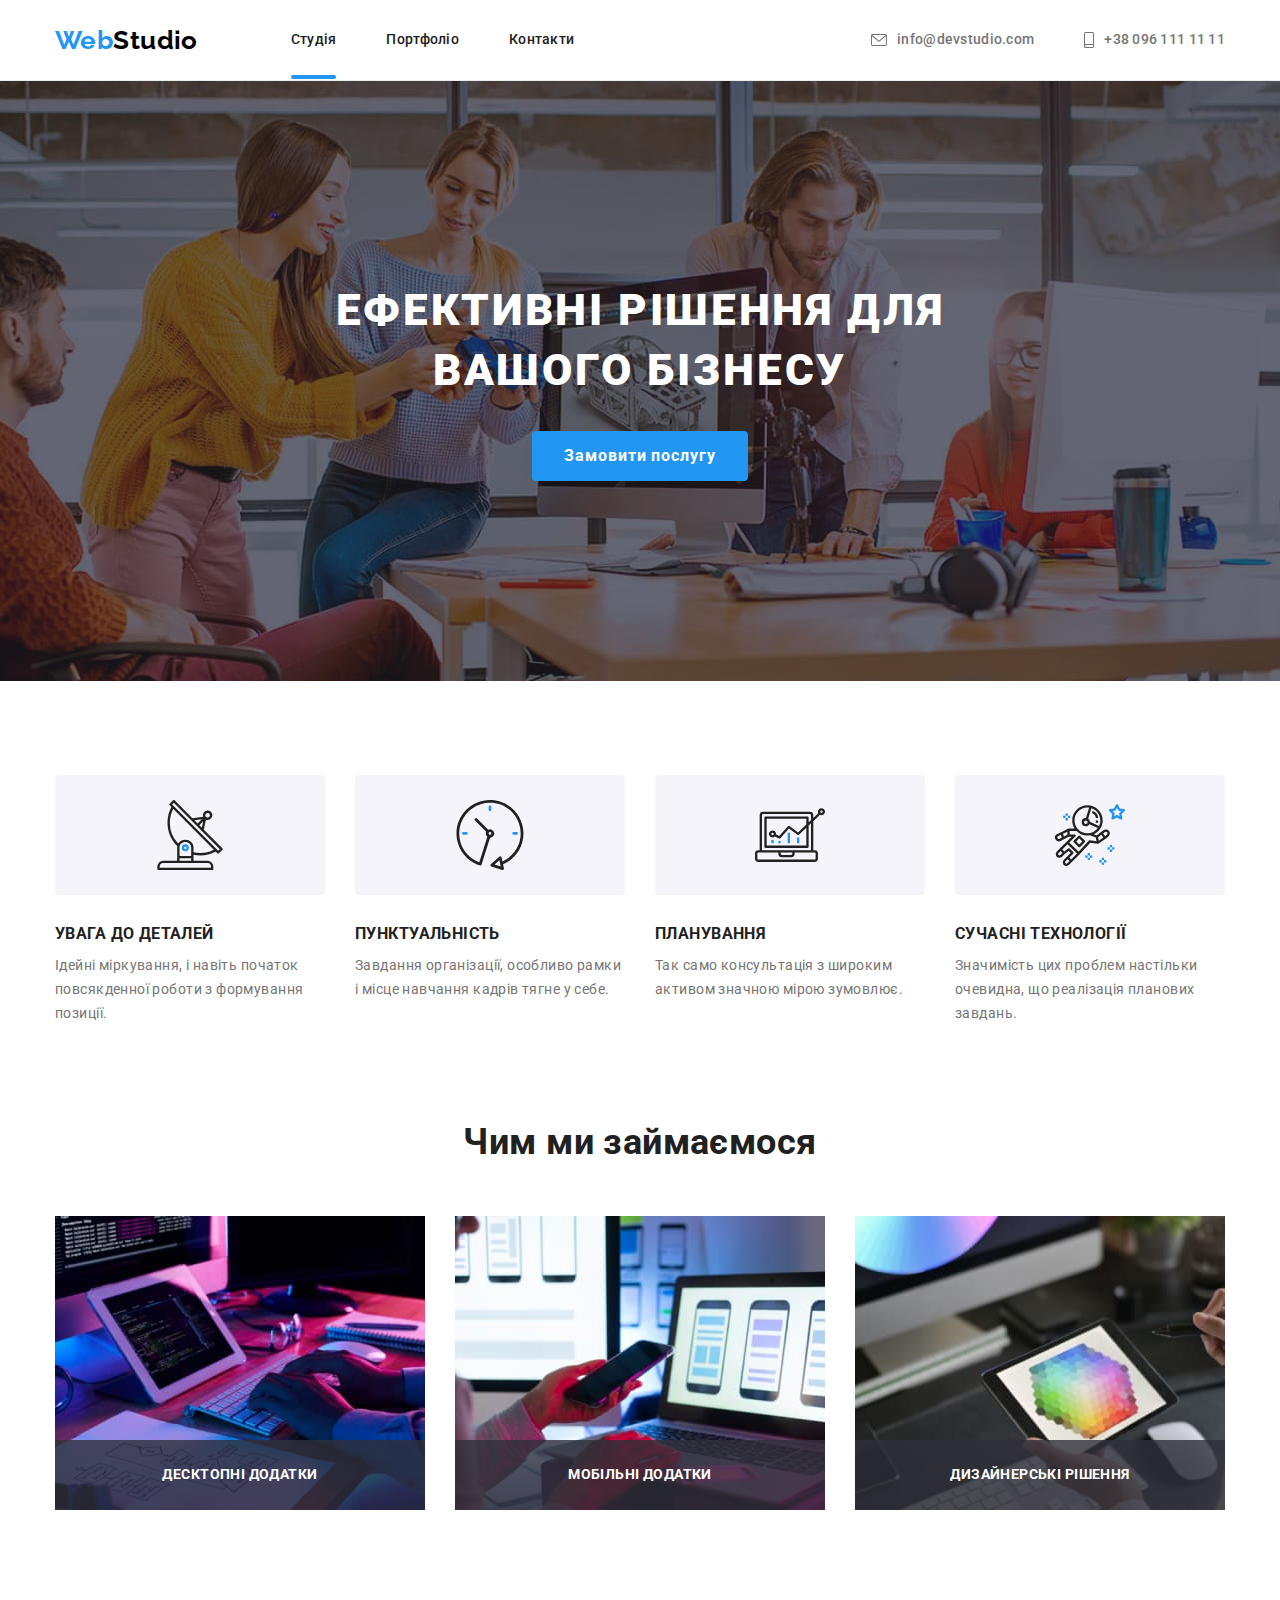
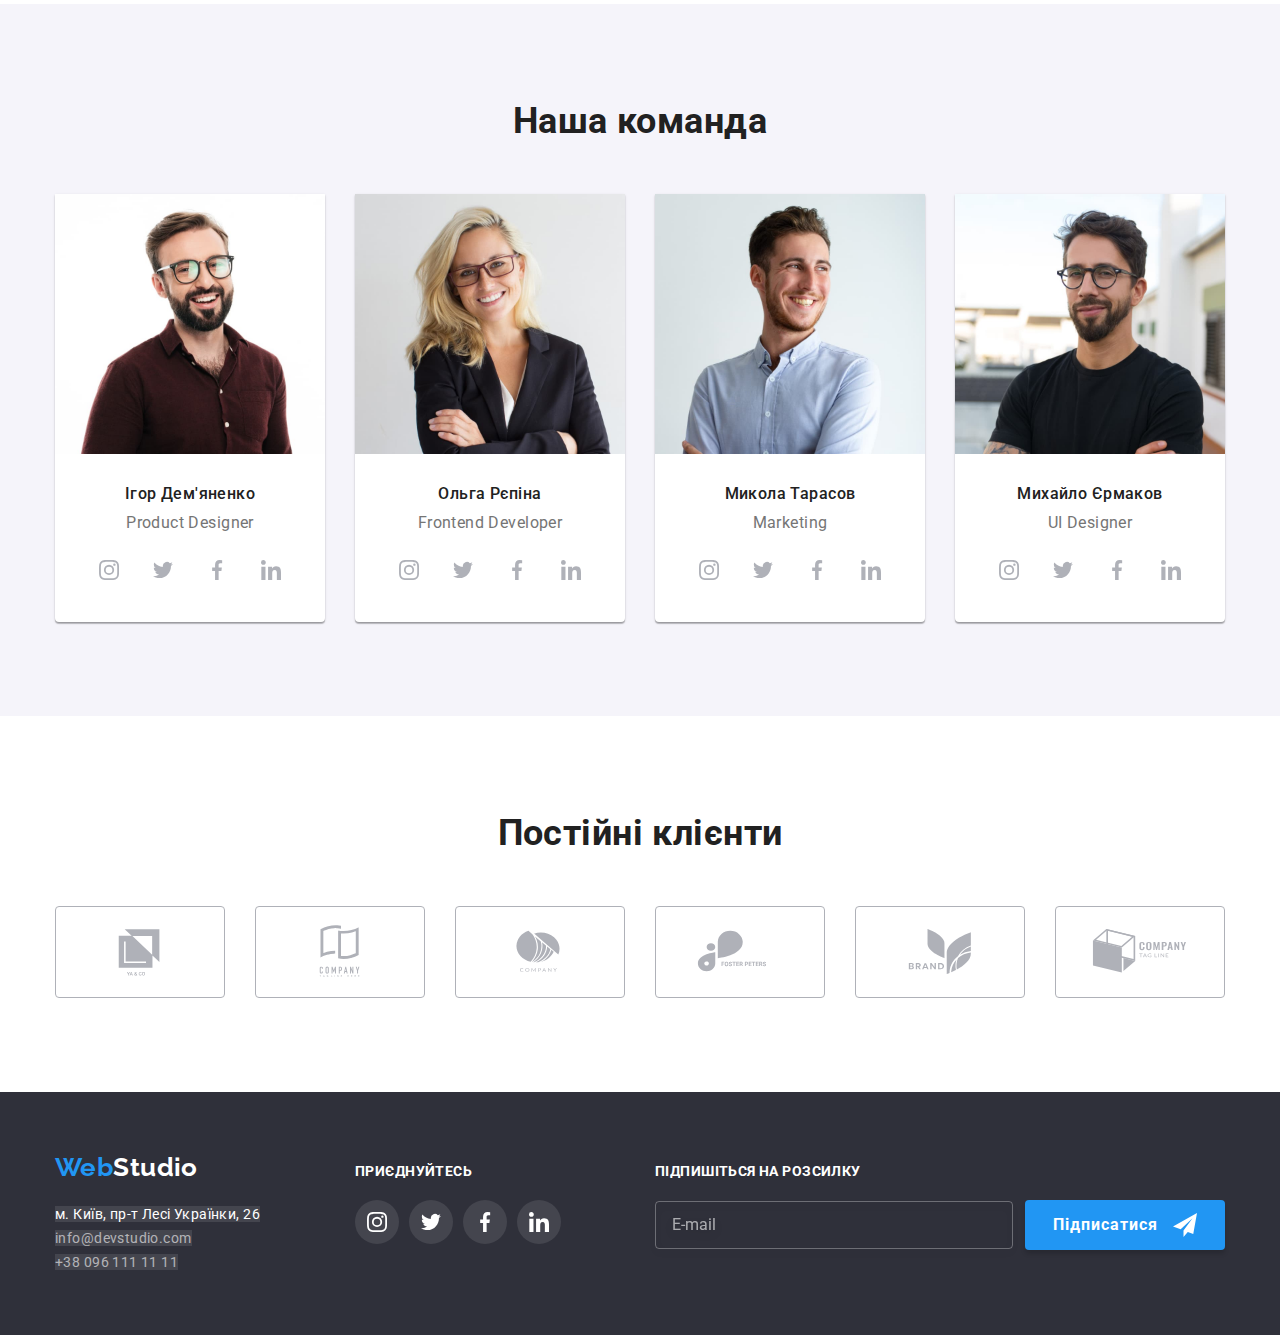
<file: index.html>
<!DOCTYPE html>
<html lang="uk">

<head>
	<meta charset="UTF-8">
	<meta http-equiv="X-UA-Compatible" content="IE=edge">
	<meta name="viewp ort" content="width=device-width, initial-scale=1.0">
	<title>WebStudio</title>

	<link rel="preconnect" href="https://fonts.googleapis.com">
	<link rel="preconnect" href="https://fonts.gstatic.com" crossorigin>
	<link href="https://fonts.googleapis.com/css2?family=Raleway:wght@700&family=Roboto:wght@400;500;700;900&display=swap"
		rel="stylesheet">

	<link rel="stylesheet" href="./css/main.min.css">
</head>

<body>
	<header class="header">
		<div class="container header__container">
			<nav class="header__nav">
				<a href="./index.html" class="logo">
					Web<span class="logo__header">Studio</span>
				</a>
				<ul class="navigation header__navigation">
					<li class="navigation__item"><a href="./index.html" class="navigation__link current">Студія</a></li>
					<li class="navigation__item"><a href="./portfolio.html" class="navigation__link">Портфоліо</a></li>
					<li class="navigation__item"><a href="#" class="navigation__link">Контакти</a></li>
				</ul>
			</nav>
			<ul class="contact header__contact">
				<li class="contact__item">
					<a href="mailto:info@devstudio.com" class="contact__link contact__text contact__bgr-icon">
						<svg class="contact__icon" width="16" height="12">
							<use href="./images/icons.svg#envelope"></use>
						</svg>
						info@devstudio.com
					</a>
				</li>
				<li class="contact__item">
					<a href="tel:+380961111111" class="contact__link contact__text contact__bgr-icon">
						<svg class="contact__icon" width="10" height="16">
							<use href="./images/icons.svg#smartphone"></use>
						</svg>
						+38 096 111 11 11
					</a>
				</li>
			</ul>
		</div>
	</header>

	<main class="main">
		<section class="hero main__hero">
			<div class="container">
				<h1 class="hero__heading">Ефективні рішення для<br>вашого бізнесу</h1>
				<button data-modal-open type="button" class="hero__button">Замовити послугу</button>
			</div>
		</section>

		<section class="principles">
			<div class="container">
				<h2 class="principles__heading">Наші принципи</h2>
				<ul class="grid">
					<li class="grid__item principles__item">
						<div class="principles__icon-bgr">
							<svg width="70" height="70">
								<use href="./images/icons.svg#antenna"></use>
							</svg>
						</div>
						<h3 class="principles__item-header">Увага до деталей</h3>
						<p>Ідейні міркування, і навіть початок повсякденної роботи з формування позиції.</p>
					</li>
					<li class="grid__item principles__item">
						<div class="principles__icon-bgr">
							<svg width="70" height="70">
								<use href="./images/icons.svg#clock"></use>
							</svg>
						</div>
						<h3 class="principles__item-header">Пунктуальність</h3>
						<p>Завдання організації, особливо рамки і місце навчання кадрів тягне у себе.</p>
					</li>
					<li class="grid__item principles__item">
						<div class="principles__icon-bgr">
							<svg width="70" height="70">
								<use href="./images/icons.svg#diagram"></use>
							</svg>
						</div>
						<h3 class="principles__item-header">Планування</h3>
						<p>Так само консультація з широким активом значною мірою зумовлює.</p>
					</li>
					<li class="grid__item principles__item">
						<div class="principles__icon-bgr">
							<svg width="70" height="70">
								<use href="./images/icons.svg#astronaut"></use>
							</svg>
						</div>
						<h3 class="principles__item-header">Сучасні технології</h3>
						<p>Значимість цих проблем настільки очевидна, що реалізація планових завдань.</p>
					</li>
				</ul>
			</div>
		</section>

		<section class="work">
			<div class="container">
				<h2 class="section-heading work__heading">Чим ми займаємося</h2>
				<ul class="grid">
					<li class="grid__item work__grid">
						<img src="./images/box_1.jpg" width="370" alt="Десктопні додатки">
						<p class="work__description">Десктопні додатки</p>
					</li>
					<li class="grid__item work__grid">
						<img src="./images/box_2.jpg" width="370" alt="Мобільні додатки">
						<p class="work__description">Мобільні додатки</p>
					</li>
					<li class="grid__item work__grid">
						<img src="./images/box_3.jpg" width="370" alt="Дизайнерські рішення">
						<p class="work__description">Дизайнерські рішення</p>
					</li>
				</ul>
			</div>
		</section>

		<section class="team">
			<div class="container">
				<h2 class="section-heading team__heading">Наша команда</h2>
				<ul class="grid">
					<li class="grid__item team__card">
						<img src="./images/employee_1.jpg" width="270" alt="Фото дизайнера продукту">
						<div class="team__description">
							<h3 class="team__name">Ігор Дем'яненко</h3>
							<p class="team__profession" lang="en">Product Designer</p>
							<ul class="social">
								<li class="social__item">
									<a href="#" class="social__link team__link">
										<svg class="social__icon" width="20" height="20">
											<use href="./images/icons.svg#instagram"></use>
										</svg>
									</a>
								</li>
								<li class="social__item">
									<a href="#" class="social__link team__link">
										<svg class="social__icon" width="20" height="20">
											<use href="./images/icons.svg#twitter"></use>
										</svg>
									</a>
								</li>
								<li class="social__item">
									<a href="#" class="social__link team__link">
										<svg class="social__icon" width="20" height="20">
											<use href="./images/icons.svg#facebook"></use>
										</svg>
									</a>
								</li>
								<li class="social__item">
									<a href="#" class="social__link team__link">
										<svg class="social__icon" width="20" height="20">
											<use href="./images/icons.svg#linkedin"></use>
										</svg>
									</a>
								</li>
							</ul>
						</div>
					</li>
					<li class="grid__item team__card">
						<img src="./images/employee_2.jpg" width="270" alt="Фото розробника">
						<div class="team__description">
							<h3 class="team__name">Ольга Рєпіна</h3>
							<p class="team__profession" lang="en">Frontend Developer</p>
							<ul class="social">
								<li class="social__item">
									<a href="#" class="social__link team__link">
										<svg class="social__icon" width="20" height="20">
											<use href="./images/icons.svg#instagram"></use>
										</svg>
									</a>
								</li>
								<li class="social__item">
									<a href="#" class="social__link team__link">
										<svg class="social__icon" width="20" height="20">
											<use href="./images/icons.svg#twitter"></use>
										</svg>
									</a>
								</li>
								<li class="social__item">
									<a href="#" class="social__link team__link">
										<svg class="social__icon" width="20" height="20">
											<use href="./images/icons.svg#facebook"></use>
										</svg>
									</a>
								</li>
								<li class="social__item">
									<a href="#" class="social__link team__link">
										<svg class="social__icon" width="20" height="20">
											<use href="./images/icons.svg#linkedin"></use>
										</svg>
									</a>
								</li>
							</ul>
						</div>
					</li>
					<li class="grid__item team__card">
						<img src="./images/employee_3.jpg" width="270" alt="Фото маркетолога">
						<div class="team__description">
							<h3 class="team__name">Микола Тарасов</h3>
							<p class="team__profession" lang="en">Marketing</p>
							<ul class="social">
								<li class="social__item">
									<a href="#" class="social__link team__link">
										<svg class="social__icon" width="20" height="20">
											<use href="./images/icons.svg#instagram"></use>
										</svg>
									</a>
								</li>
								<li class="social__item">
									<a href="#" class="social__link team__link">
										<svg class="social__icon" width="20" height="20">
											<use href="./images/icons.svg#twitter"></use>
										</svg>
									</a>
								</li>
								<li class="social__item">
									<a href="#" class="social__link team__link">
										<svg class="social__icon" width="20" height="20">
											<use href="./images/icons.svg#facebook"></use>
										</svg>
									</a>
								</li>
								<li class="social__item">
									<a href="#" class="social__link team__link">
										<svg class="social__icon" width="20" height="20">
											<use href="./images/icons.svg#linkedin"></use>
										</svg>
									</a>
								</li>
							</ul>
						</div>
					</li>
					<li class="grid__item team__card">
						<img src="./images/employee_4.jpg" width="270" alt="Фото дизайнера інтерфейсу">
						<div class="team__description">
							<h3 class="team__name">Михайло Єрмаков</h3>
							<p class="team__profession" lang="en">UI Designer</p>
							<ul class="social">
								<li class="social__item">
									<a href="#" class="social__link team__link">
										<svg class="social__icon" width="20" height="20">
											<use href="./images/icons.svg#instagram"></use>
										</svg>
									</a>
								</li>
								<li class="social__item">
									<a href="#" class="social__link team__link">
										<svg class="social__icon" width="20" height="20">
											<use href="./images/icons.svg#twitter"></use>
										</svg>
									</a>
								</li>
								<li class="social__item">
									<a href="#" class="social__link team__link">
										<svg class="social__icon" width="20" height="20">
											<use href="./images/icons.svg#facebook"></use>
										</svg>
									</a>
								</li>
								<li class="social__item">
									<a href="#" class="social__link team__link">
										<svg class="social__icon" width="20" height="20">
											<use href="./images/icons.svg#linkedin"></use>
										</svg>
									</a>
								</li>
							</ul>
						</div>
					</li>
				</ul>
			</div>
		</section>

		<section class="clients">
			<div class="container">
				<h2 class="section-heading clients__heading">Постійні клієнти</h2>
				<ul class="grid">
					<li class="grid__item clients__grid">
						<a href="#" class="link clients__link">
							<svg class="clients__icon" width="106" height="60">
								<use href="./images/icons.svg#client1"></use>
							</svg>
						</a>
					</li>
					<li class="grid__item clients__grid">
						<a href="#" class="link clients__link">
							<svg class="clients__icon" width="106" height="60">
								<use href="./images/icons.svg#client2"></use>
							</svg>
						</a>
					</li>
					<li class="grid__item clients__grid">
						<a href="#" class="link clients__link">
							<svg class="clients__icon" width="106" height="60">
								<use href="./images/icons.svg#client3"></use>
							</svg>
						</a>
					</li>
					<li class="grid__item clients__grid">
						<a href="#" class="link clients__link">
							<svg class="clients__icon" width="106" height="60">
								<use href="./images/icons.svg#client4"></use>
							</svg>
						</a>
					</li>
					<li class="grid__item clients__grid">
						<a href="#" class="link clients__link">
							<svg class="clients__icon" width="106" height="60">
								<use href="./images/icons.svg#client5"></use>
							</svg>
						</a>
					</li>
					<li class="grid__item clients__grid">
						<a href="#" class="link clients__link">
							<svg class="clients__icon" width="106" height="60">
								<use href="./images/icons.svg#client6"></use>
							</svg>
						</a>
					</li>
				</ul>
			</div>
		</section>
	</main>

	<footer class="footer">
		<div class="container footer__container">
			<div class="footer__address">
				<a href="./index.html" class="logo footer__logo">
					Web<span class="logo__footer">Studio</span>
				</a>
				<address>
					<ul class="footer__list">
						<li>
							<a href="https://goo.gl/maps/BBAmJtsua18arhCD6" class="footer__text footer__link" target="_blank"
								rel="noopener noreferrer nofollow">м. Київ, пр-т Лесі Українки, 26
							</a>
						</li>
						<li><a href="mailto:info@devstudio.com" class="footer__contact footer__link">info@devstudio.com</a></li>
						<li><a href="tel:+380961111111" class="footer__contact footer__link">+38 096 111 11 11</a></li>
					</ul>
				</address>
			</div>
			<div>
				<p class="footer__appeal">Приєднуйтесь</p>
				<ul class="social">
					<li class="social__item">
						<a href="#" class="social__link footer__link">
							<svg class="social__icon" width="20" height="20">
								<use href="./images/icons.svg#instagram"></use>
							</svg>
						</a>
					</li>
					<li class="social__item">
						<a href="#" class="social__link footer__link">
							<svg class="social__icon" width="20" height="20">
								<use href="./images/icons.svg#twitter"></use>
							</svg>
						</a>
					</li>
					<li class="social__item">
						<a href="#" class="social__link footer__link">
							<svg class="social__icon" width="20" height="20">
								<use href="./images/icons.svg#facebook"></use>
							</svg>
						</a>
					</li>
					<li class="social__item">
						<a href="#" class="social__link footer__link">
							<svg class="social__icon" width="20" height="20">
								<use href="./images/icons.svg#linkedin"></use>
							</svg>
						</a>
					</li>
				</ul>
			</div>
			<div class="subscription footer__subscription">
				<form>
					<label for="subscription" class="footer__appeal">Підпишіться на розсилку</label>
					<div class="subscription__wrapper">
						<input class="subscription__input" type="text" placeholder="E-mail" name="subscription" id="subscription">
						<button type="submit" class="subscription__button">Підписатися
							<svg class="subscription__icon" width="24" height="24">
								<use href="./images/icons.svg#send"></use>
							</svg>
						</button>
					</div>
				</form>
			</div>
		</div>
	</footer>

	<!-- модалка -->
	<div data-modal class="backdrop is-hidden">
		<form class="feedback-form">
			<p class="feedback-form__header">Залиште свої дані, ми вам передзвонимо</p>
			<div class="field">
				<label for="name">Ім'я</label>
				<div class="field__box">
					<input class="field__input field__active" type="text" name="name" id="name">
					<svg class="field__icon" width="18" height="18">
						<use href="./images/icons.svg#form-person"></use>
					</svg>
				</div>
			</div>
			<div class="field">
				<label for="tel">Телефон</label>
				<div class="field__box">
					<input class="field__input field__active" type="text" name="tel" id="tel">
					<svg class="field__icon" width="18" height="18">
						<use href="./images/icons.svg#form-phone"></use>
					</svg>
				</div>
			</div>
			<div class="field">
				<label for="mail">Пошта</label>
				<div class="field__box">
					<input class="field__input field__active" type="text" name="mail" id="mail">
					<svg class="field__icon" width="18" height="18">
						<use href="./images/icons.svg#form-email"></use>
					</svg>
				</div>
			</div>

			<div class="field field__last">
				<label for="comment">Коментар</label>
				<textarea class="field__active field__placeholder" name="comment" id="comment" placeholder="Введіть текст"
					rows="6"></textarea>
			</div>

			<div class="consent">
				<input class="consent__checkbox" type="checkbox" value="" name="consent" id="consent">
				<label for="consent" class="consent__label">
					<span class="consent__icon">
						<svg class="consent__svg" width="18" height="18">
							<use href="./images/icons.svg#check"></use>
						</svg>
					</span>
					<span class="consent__text">Погоджуюся з розсилкою та приймаю</span>
					<span><a href="#" class="consent__link">Умови договору</a></span>
				</label>
			</div>

			<button type="submit" class="feedback-form__submit-button">Відправити</button>

			<button data-modal-close type="button" class="feedback-form__close-button">
				<svg class="feedback-form__close-icon" width="16" height="15">
					<use href="./images/icons.svg#close"></use>
				</svg>
			</button>
		</form>
	</div>

	<script src="./js/modal.js"></script>
</body>

</html>
</file>
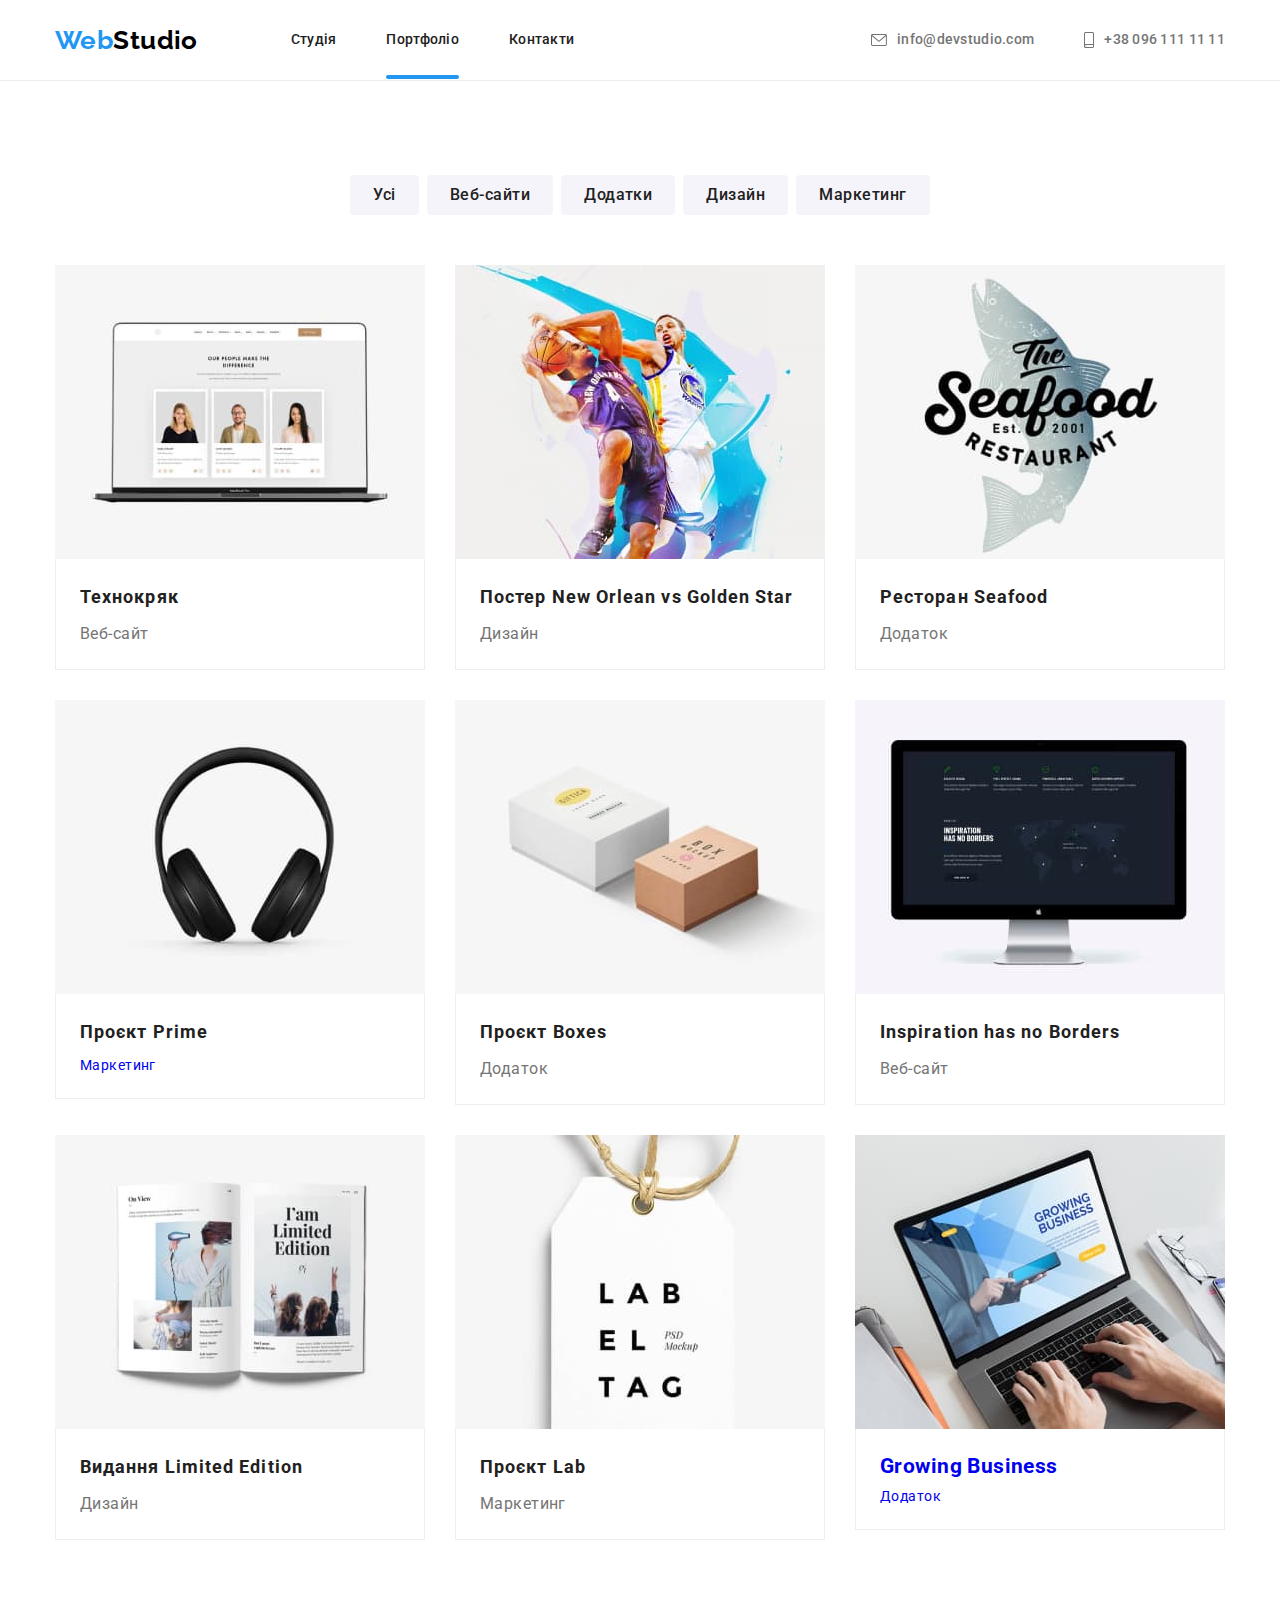
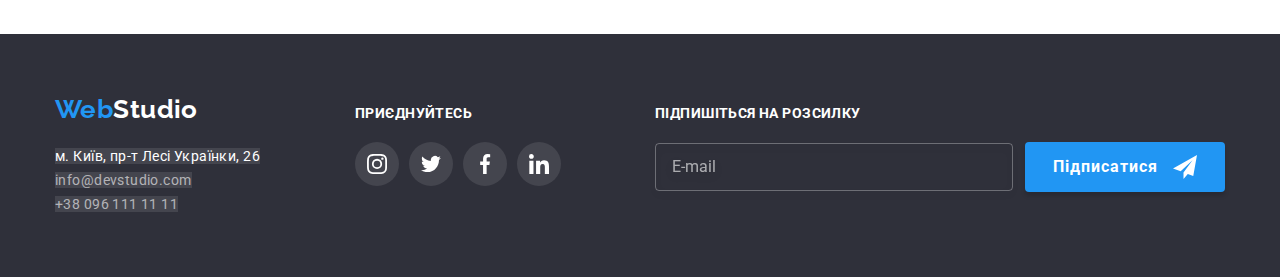
<file: portfolio.html>
<!DOCTYPE html>
<html lang="uk">

<head>
	<meta charset="UTF-8">
	<meta http-equiv="X-UA-Compatible" content="IE=edge">
	<meta name="viewport" content="width=device-width, initial-scale=1.0">
	<title>WebStudio</title>

	<link rel="preconnect" href="https://fonts.googleapis.com">
	<link rel="preconnect" href="https://fonts.gstatic.com" crossorigin>
	<link href="https://fonts.googleapis.com/css2?family=Raleway:wght@700&family=Roboto:wght@400;500;700;900&display=swap"
		rel="stylesheet">

	<link rel="stylesheet" href="./css/main.min.css">
</head>

<body>
	<header class="header">
		<div class="container header__container">
			<nav class="header__nav">
				<a href="./index.html" class="logo">
					Web<span class="logo__header">Studio</span>
				</a>
				<ul class="navigation header__navigation">
					<li class="navigation__item"><a href="./index.html" class="navigation__link">Студія</a></li>
					<li class="navigation__item"><a href="./portfolio.html" class="navigation__link current">Портфоліо</a></li>
					<li class="navigation__item"><a href="#" class="navigation__link">Контакти</a></li>
				</ul>
			</nav>
			<ul class="contact header__contact">
				<li class="contact__item">
					<a href="mailto:info@devstudio.com" class="contact__link contact__text contact__bgr-icon">
						<svg class="contact__icon" width="16" height="12">
							<use href="./images/icons.svg#envelope"></use>
						</svg>
						info@devstudio.com
					</a>
				</li>
				<li class="contact__item">
					<a href="tel:+380961111111" class="contact__link contact__text contact__bgr-icon">
						<svg class="contact__icon" width="10" height="16">
							<use href="./images/icons.svg#smartphone"></use>
						</svg>
						+38 096 111 11 11
					</a>
				</li>
			</ul>
		</div>
	</header>

	<main>
		<section class="portfolio">
			<div class="container">
				<h1 class="portfolio__heading">Наші проекти</h1>
				<ul class="grid portfolio__grid-button">
					<li class="portfolio__item"><button type="button" class="portfolio__button">Усі</button></li>
					<li class="portfolio__item"><button type="button" class="portfolio__button">Веб-сайти</button></li>
					<li class="portfolio__item"><button type="button" class="portfolio__button">Додатки</button></li>
					<li class="portfolio__item"><button type="button" class="portfolio__button">Дизайн</button></li>
					<li class="portfolio__item"><button type="button" class="portfolio__button">Маркетинг</button></li>
				</ul>

				<ul class="projects">
					<li class="projects__item">
						<a href="#" class="projects__link">
							<div class="projects__relation">
								<img src="./images/development_1.jpg" width="370" alt="Сторінка сайту">
								<p class="projects__text">Ресурс пропонує комплексні пропозиції з різним рівнем функціоналу та
									сервісів.
									Все це дозволить відвідувачу отримати вичерпні відомості про компанію чи приватну особу.
								</p>
							</div>
							<div class="projects__description">
								<h2 class="projects__name">Технокряк</h2>
								<p class="projects__application">Веб-сайт</p>
							</div>
						</a>
					</li>
					<li class="projects__item">
						<a href="#" class="projects__link">
							<div class="projects__relation">
								<img src="./images/development_2.jpg" width="370" alt="На постері баскетболісти з м'ячем">
								<p class="projects__text">Lorem ipsum dolor sit amet consectetur adipisicing elit.
									Consequuntur non laborum possimus distinctio ratione qui dolore.
									Obcaecati ab consequuntur nesciunt architecto doloremque.
								</p>
							</div>
							<div class="projects__description">
								<h2 class="projects__name">Постер <span lang="en">New Orlean vs Golden Star</span></h2>
								<p class="projects__application">Дизайн</p>
							</div>
						</a>
					</li>
					<li class="projects__item">
						<a href="#" class="projects__link">
							<div class="projects__relation">
								<img src="./images/development_3.jpg" width="370" alt="Логотип ресторану">
								<p class="projects__text">Lorem ipsum dolor sit amet consectetur adipisicing elit.
									Consequuntur non laborum possimus distinctio ratione qui dolore.
									Obcaecati ab consequuntur nesciunt architecto doloremque.
								</p>
							</div>
							<div class="projects__description">
								<h2 class="projects__name">Ресторан <span lang="en">Seafood</span></h2>
								<p class="projects__application">Додаток</p>
							</div>
						</a>
					</li>
					<li class="projects__item">
						<a href="#" class="projects__link">
							<div class="projects__relation">
								<img src="./images/development_4.jpg" width="370" alt="Аудіонавушники">
								<p class="projects__text">Lorem ipsum dolor sit amet consectetur adipisicing elit.
									Consequuntur non laborum possimus distinctio ratione qui dolore.
									Obcaecati ab consequuntur nesciunt architecto doloremque.
								</p>
							</div>
							<div class="projects__description">
								<h2 class="projects__name">Проєкт <span lang="en">Prime</span></h2>
								<p class="pprojects__application">Маркетинг</p>
							</div>
						</a>
					</li>
					<li class="projects__item">
						<a href="#" class="projects__link">
							<div class="projects__relation">
								<img src="./images/development_5.jpg" width="370" alt="Дві коробки різного розміру та кольору">
								<p class="projects__text">Lorem ipsum dolor sit amet consectetur adipisicing elit.
									Consequuntur non laborum possimus distinctio ratione qui dolore.
									Obcaecati ab consequuntur nesciunt architecto doloremque.
								</p>
							</div>
							<div class="projects__description">
								<h2 class="projects__name">Проєкт <span lang="en">Boxes</span></h2>
								<p class="projects__application">Додаток</p>
							</div>
						</a>
					</li>
					<li class="projects__item">
						<a href="#" class="projects__link">
							<div class="projects__relation">
								<img src="./images/development_6.jpg" width="370" alt="На моніторі сторінка сайту">
								<p class="projects__text">Lorem ipsum dolor sit amet consectetur adipisicing elit.
									Consequuntur non laborum possimus distinctio ratione qui dolore.
									Obcaecati ab consequuntur nesciunt architecto doloremque.
								</p>
							</div>
							<div class="projects__description">
								<h2 class="projects__name" lang="en">Inspiration has no Borders</h2>
								<p class="projects__application">Веб-сайт</p>
							</div>
						</a>
					</li>
					<li class="projects__item">
						<a href="#" class="projects__link">
							<div class="projects__relation">
								<img src="./images/development_7.jpg" width="370" alt="Розворот книги">
								<p class="projects__text">Lorem ipsum dolor sit amet consectetur adipisicing elit.
									Consequuntur non laborum possimus distinctio ratione qui dolore.
									Obcaecati ab consequuntur nesciunt architecto doloremque.
								</p>
							</div>
							<div class="projects__description">
								<h2 class="projects__name">Видання <span lang="en">Limited Edition</span></h2>
								<p class="projects__application">Дизайн</p>
							</div>
						</a>
					</li>
					<li class="projects__item">
						<a href="#" class="projects__link">
							<div class="projects__relation">
								<img src="./images/development_8.jpg" width="370" alt="Бірка з написом 'Lab el tag'">
								<p class="projects__text">Lorem ipsum dolor sit amet consectetur adipisicing elit.
									Consequuntur non laborum possimus distinctio ratione qui dolore.
									Obcaecati ab consequuntur nesciunt architecto doloremque.
								</p>
							</div>
							<div class="projects__description">
								<h2 class="projects__name">Проєкт <span lang="en">Lab</span></h2>
								<p class="projects__application">Маркетинг</p>
							</div>
						</a>
					</li>
					<li class="projects__item">
						<a href="#" class="projects__link">
							<div class="projects__relation">
								<img src="./images/development_9.jpg" width="370" alt="На екрані ноутбука сторінка додатку">
								<p class="projects__text">Lorem ipsum dolor sit amet consectetur adipisicing elit.
									Consequuntur non laborum possimus distinctio ratione qui dolore.
									Obcaecati ab consequuntur nesciunt architecto doloremque.
								</p>
							</div>
							<div class="projects__description">
								<h2 class="projects-__name" lang="en">Growing Business</h2>
								<p class="pprojects__application">Додаток</p>
							</div>
						</a>
					</li>
				</ul>
			</div>
		</section>
	</main>

	<footer class="footer">
		<div class="container footer__container">
			<div class="footer__address">
				<a href="./index.html" class="logo footer__logo">
					Web<span class="logo__footer">Studio</span>
				</a>
				<address>
					<ul class="footer__list">
						<li>
							<a href="https://goo.gl/maps/BBAmJtsua18arhCD6" class="footer__text footer__link" target="_blank"
								rel="noopener noreferrer nofollow">м. Київ, пр-т Лесі Українки, 26
							</a>
						</li>
						<li><a href="mailto:info@devstudio.com" class="footer__contact footer__link">info@devstudio.com</a></li>
						<li><a href="tel:+380961111111" class="footer__contact footer__link">+38 096 111 11 11</a></li>
					</ul>
				</address>
			</div>
			<div>
				<p class="footer__appeal">Приєднуйтесь</p>
				<ul class="social">
					<li class="social__item">
						<a href="#" class="social__link footer__link">
							<svg class="social__icon" width="20" height="20">
								<use href="./images/icons.svg#instagram"></use>
							</svg>
						</a>
					</li>
					<li class="social__item">
						<a href="#" class="social__link footer__link">
							<svg class="social__icon" width="20" height="20">
								<use href="./images/icons.svg#twitter"></use>
							</svg>
						</a>
					</li>
					<li class="social__item">
						<a href="#" class="social__link footer__link">
							<svg class="social__icon" width="20" height="20">
								<use href="./images/icons.svg#facebook"></use>
							</svg>
						</a>
					</li>
					<li class="social__item">
						<a href="#" class="social__link footer__link">
							<svg class="social__icon" width="20" height="20">
								<use href="./images/icons.svg#linkedin"></use>
							</svg>
						</a>
					</li>
				</ul>
			</div>
			<div class="subscription footer__subscription">
				<form>
					<label for="subscription" class="footer__appeal">Підпишіться на розсилку</label>
					<div class="subscription__wrapper">
						<input class="subscription__input" type="text" placeholder="E-mail" name="subscription" id="subscription">
						<button type="submit" class="subscription__button">Підписатися
							<svg class="subscription__icon" width="24" height="24">
								<use href="./images/icons.svg#send"></use>
							</svg>
						</button>
					</div>
				</form>
			</div>
		</div>
	</footer>
</body>

</html>
</file>
<file: css/main.min.css>
:root{--color-accent: #2196f3;--color-btn-active: #188ce8;--color-main: #757575;--color-header: #212121;--color-logo: #000000;--color-bgr-head: #ffffff;--color-bgr-main: #f5f5f5;--color-bgr-alternative: #f5f4fa;--color-bgr-hero: #c4c4c4;--color-bgr-footer: #2f303a;--color-border-section: #ececec;--color-border-card: #eeeeee;--color-border-client: #afb1b8;--color-footer-contact: rgba(255, 255, 255, 0.6);--color-gradient: rgba(47, 48, 58, 0.4);--color-bgr-icon: rgba(255, 255, 255, 0.1);--color-icon: #afb1b8;--time-animation: 250ms;--timing-function: cubic-bezier(0.4, 0, 0.2, 1)}/*! modern-normalize v1.1.0 | MIT License | https://github.com/sindresorhus/modern-normalize */*,::after,::before{box-sizing:border-box}html{-moz-tab-size:4;-o-tab-size:4;tab-size:4}html{line-height:1.15;-webkit-text-size-adjust:100%}body{margin:0}body{font-family:system-ui,-apple-system,"Segoe UI",Roboto,Helvetica,Arial,sans-serif,"Apple Color Emoji","Segoe UI Emoji"}hr{height:0;color:inherit}abbr[title]{-webkit-text-decoration:underline dotted;text-decoration:underline dotted}b,strong{font-weight:bolder}code,kbd,pre,samp{font-family:ui-monospace,SFMono-Regular,Consolas,"Liberation Mono",Menlo,monospace;font-size:1em}small{font-size:80%}sub,sup{font-size:75%;line-height:0;position:relative;vertical-align:baseline}sub{bottom:-0.25em}sup{top:-0.5em}table{text-indent:0;border-color:inherit}button,input,optgroup,select,textarea{font-family:inherit;font-size:100%;line-height:1.15;margin:0}button,select{text-transform:none}[type=button],[type=reset],[type=submit],button{-webkit-appearance:button}::-moz-focus-inner{border-style:none;padding:0}:-moz-focusring{outline:1px dotted ButtonText}:-moz-ui-invalid{box-shadow:none}legend{padding:0}progress{vertical-align:baseline}::-webkit-inner-spin-button,::-webkit-outer-spin-button{height:auto}[type=search]{-webkit-appearance:textfield;outline-offset:-2px}::-webkit-search-decoration{-webkit-appearance:none}::-webkit-file-upload-button{-webkit-appearance:button;font:inherit}summary{display:list-item}.portfolio__button,.feedback-form__submit-button,.subscription__button,.hero__button{display:inline-block;border:1px solid rgba(0,0,0,0);border-radius:4px;font-size:16px;cursor:pointer}.feedback-form__submit-button,.subscription__button,.hero__button{background-color:var(--color-accent);font-weight:700;line-height:1.88;letter-spacing:.06em;color:var(--color-bgr-head);border:none}.container{margin-top:0;margin-left:auto;margin-right:auto;margin-bottom:0}.portfolio,.clients,.team,.work,.principles{padding-top:94px;padding-bottom:94px}.projects,.footer__list,.social,.grid{padding:0;margin:0;list-style-type:none}.consent__checkbox,.portfolio__heading,.principles__heading{position:absolute;padding:0;margin:-1px;width:1px;height:1px;border:0;white-space:nowrap;-webkit-clip-path:inset(100%);clip-path:inset(100%);clip:rect(0 0 0 0);overflow:hidden}h1,h2,h3,h4,h5,h6,p{margin-top:0;margin-bottom:0}.link,.footer__link,.contact__link,.navigation__link,.logo-link{text-decoration:none;font-style:normal}body{background-color:var(--color-bgr-head);font-family:"Roboto",sans-serif;font-size:14px;line-height:1.71;letter-spacing:.03em;color:var(--color-main)}img{display:block;max-width:100%;height:auto}.main__hero{margin-left:auto;margin-right:auto}.link,.footer__link,.contact__link,.navigation__link{color:var(--color-main);transition:color var(--time-animation) var(--timing-function)}.link:hover,.footer__link:hover,.contact__link:hover,.navigation__link:hover,.link:focus,.footer__link:focus,.contact__link:focus,.navigation__link:focus{color:var(--color-accent)}.section-heading{font-weight:700;font-size:36px;line-height:1.28;text-align:center;color:var(--color-header)}.current{position:relative;color:var(--color-accent)}.current::after{content:"";position:absolute;left:0;bottom:0;width:100%;height:4px;background-color:var(--color-accent);border-radius:2px}.grid__item:not(:last-child){margin-right:30px}.container{width:1200px;padding:0 15px}.flex-container,.projects,.clients__link,.contact,.navigation,.social__link,.social,.grid{display:flex;padding:0;margin:0;justify-content:center}.logo{display:inline-block;font-family:"Raleway",sans-serif;font-weight:700;font-size:26px;line-height:1.19;color:var(--color-accent);text-decoration:none;font-style:normal}.logo__header{color:var(--color-logo)}.logo__footer{color:var(--color-bgr-head)}.social__item{width:44px;height:44px}.social__item:not(:last-child){margin-right:10px}.social__icon{fill:currentColor}.social__link{align-items:center;width:100%;height:100%;border-radius:50%}.navigation__item{display:block}.navigation__item:not(:last-child){margin-right:50px}.navigation__link{padding-top:32px;padding-bottom:32px;font-weight:500;line-height:1.14;letter-spacing:.02em;color:var(--color-header)}.contact__item{display:flex;align-items:center}.contact__item:not(:last-child){margin-right:50px}.contact__link{padding-top:32px;padding-bottom:32px}.contact__text{font-weight:500;line-height:1.14;letter-spacing:.02em}.contact__bgr-icon{display:flex;align-items:center;color:var(--color-main)}.contact__icon:hover{color:var(--color-accent)}.contact__icon{display:inline-block;margin-right:10px;fill:currentColor}.header{border-bottom:1px solid var(--color-border-section)}.header__container{display:flex;align-items:center}.header__nav{display:flex;align-items:center;padding:0;margin:0}.header__navigation{margin-left:93px}.header__contact{margin-left:auto}.hero{max-width:1600px;height:600px;padding:200px 0;background-color:var(--color-bgr-hero);background-image:linear-gradient(to right, var(--color-gradient), var(--color-gradient)),url("../images/img_hero.jpg");background-position:center;background-repeat:no-repeat;background-size:cover;text-align:center}.hero__heading{margin-bottom:30px;font-weight:900;font-size:44px;line-height:1.36;letter-spacing:.06em;text-transform:uppercase;color:var(--color-bgr-head)}.hero__button{min-width:216px;padding:10px 32px;box-shadow:0;transition:background-color var(--time-animation) var(--timing-function),box-shadow var(--time-animation) var(--timing-function)}.hero__button:hover,.hero__button:focus{background-color:var(--color-btn-active);box-shadow:0px 4px 4px rgba(0,0,0,.15)}.principles__item{width:270px}.principles__item-header{margin-bottom:10px;font-weight:700;line-height:1.14;text-transform:uppercase;color:var(--color-header)}.principles__icon-bgr{display:flex;width:100%;height:120px;margin-bottom:30px;align-items:center;justify-content:center;background-color:var(--color-bgr-alternative);border-radius:4px}.work{padding-top:0}.work__heading{margin-bottom:50px}.work__description{position:absolute;display:flex;align-items:center;justify-content:center;bottom:0;left:0;width:100%;height:70px;background-color:rgba(47,48,58,.8);line-height:1.14;color:var(--color-bgr-head);text-transform:uppercase;font-weight:700}.work__grid{position:relative;overflow:hidden}.team{background-color:var(--color-bgr-alternative)}.team__heading{margin-bottom:50px}.team__card{width:270px;background-color:var(--color-bgr-head);box-shadow:0px 1px 3px rgba(0,0,0,.12),0px 1px 1px rgba(0,0,0,.14),0px 2px 1px rgba(0,0,0,.2);border-radius:0px 0px 4px 4px}.team__description{padding:30px 32px;text-align:center}.team__name{margin-bottom:10px;font-weight:500;font-size:16px;line-height:1.19;color:var(--color-header)}.team__profession{margin-bottom:16px;font-size:16px;line-height:1.19}.team__link{background-color:var(--color-bgr-head);color:var(--color-icon);transition:background-color var(--time-animation) var(--timing-function),color var(--time-animation) var(--timing-function)}.team__link:hover,.team__link:focus{background-color:var(--color-accent);color:var(--color-bgr-head)}.team__link:hover .social__icon,.team__link:focus .social__icon{fill:var(--color-bgr-head)}.clients__heading{margin-bottom:50px}.clients__grid{width:170px;height:92px;box-sizing:border-box}.clients__link{align-items:center;width:100%;height:100%;color:var(--color-icon);border:1px solid var(--color-border-client);border-radius:4px;transition:border var(--time-animation) var(--timing-function),color var(--time-animation) var(--timing-function)}.clients__link:hover,.clients__link:focus{border:1px solid var(--color-accent);color:var(--color-accent)}.clients__icon{fill:currentColor}.footer{padding:60px 0;background-color:var(--color-bgr-footer)}.footer__container{display:flex;align-items:baseline}.footer__address{margin-right:30px;width:270px}.footer__logo{margin-bottom:20px}.footer__appeal{display:block;margin-bottom:20px;font-weight:700;line-height:1.14;text-transform:uppercase;color:var(--color-bgr-head)}.footer__link{background-color:var(--color-bgr-icon);color:var(--color-bgr-head);transition:background-color var(--time-animation) var(--timing-function),color var(--time-animation) var(--timing-function)}.footer__link:hover,.footer__link:focus{background-color:var(--color-accent);color:var(--color-accent)}.footer__text{color:var(--color-bgr-head)}.footer__contact{color:var(--color-footer-contact)}.footer__subscription{margin-left:auto}.footer__link:hover .social__icon,.footer__link:focus .social__icon{fill:var(--color-bgr-head)}.subscription__input{padding:15px;padding-left:16px;margin-right:12px;width:358px;font-family:inherit;background-color:rgba(33,150,243,0);color:var(--color-bgr-head);border:1px solid rgba(255,255,255,.3);filter:drop-shadow(0px 4px 4px rgba(0, 0, 0, 0.15));border-radius:4px}.subscription__input::-moz-placeholder{font-size:16px;line-height:1.25;color:rgba(255,255,255,.6)}.subscription__input:-ms-input-placeholder{font-size:16px;line-height:1.25;color:rgba(255,255,255,.6)}.subscription__input::placeholder{font-size:16px;line-height:1.25;color:rgba(255,255,255,.6)}.subscription__wrapper{display:flex;justify-content:center;align-items:center;position:relative}.subscription__icon{position:absolute;top:50%;right:28px;transform:translateY(-50%)}.subscription__button{min-width:200px;padding:10px 28px;text-align:left;box-shadow:0px 4px 4px rgba(0,0,0,.15)}.subscription__button:hover,.subscription__button:focus{background-color:var(--color-accent)}.portfolio__grid-button{margin-bottom:50px}.portfolio__item:not(:last-child){margin-right:8px}.portfolio__button{padding:6px 22px;background-color:var(--color-bgr-alternative);font-weight:500;line-height:1.63;letter-spacing:.03em;color:var(--color-header);box-shadow:0;transition:background-color var(--time-animation) var(--timing-function),color var(--time-animation) var(--timing-function),box-shadow var(--time-animation) var(--timing-function)}.portfolio__button:hover,.portfolio__button:focus{background-color:var(--color-accent);color:var(--color-bgr-head);box-shadow:0px 3px 1px rgba(0,0,0,.1),0px 1px 2px rgba(0,0,0,.08),0px 2px 2px rgba(0,0,0,.12)}.projects{flex-wrap:wrap}.projects__item{width:calc((100% - 60px)/3);background-color:var(--color-bgr-head)}.projects__item:not(:nth-child(3n)){margin-right:30px}.projects__item:not(:nth-last-child(-n+3)){margin-bottom:30px}.projects__relation{position:relative;overflow:hidden}.projects__link{display:block;width:100%;height:100%;text-decoration:none;font-style:normal;box-shadow:0;transition:box-shadow var(--time-animation) var(--timing-function)}.projects__description{padding:20px 24px;border-right:1px solid var(--color-border-card);border-bottom:1px solid var(--color-border-card);border-left:1px solid var(--color-border-card)}.projects__name{margin-bottom:4px;font-weight:700;font-size:18px;line-height:2;letter-spacing:.06em;color:var(--color-header)}.projects__application{font-size:16px;line-height:1.88;color:var(--color-main)}.projects__link:hover,.projects__link:focus{box-shadow:0px 1px 1px rgba(0,0,0,.12),0px 4px 4px rgba(0,0,0,.06),1px 4px 6px rgba(0,0,0,.16)}.projects__text{position:absolute;display:flex;align-items:center;top:0;left:0;width:100%;height:100%;padding:24px;background-color:rgba(33,150,243,.9);font-size:18px;line-height:1.56;color:var(--color-bgr-head);transform:translateY(100%);opacity:0;transition:transform var(--time-animation) var(--timing-function),opacity var(--time-animation) var(--timing-function)}.projects__link:hover .projects__text,.projects__link:focus .projects__text{transform:translateY(0);opacity:1}.field{display:flex;flex-direction:column;width:100%}.field__box{display:flex;flex-direction:column;position:relative;width:100%}.field__input{padding:11px;padding-left:42px;border:1px solid rgba(33,33,33,.2)}.field__active{border-radius:4px;transition:border var(--time-animation) var(--timing-function)}.field__active:hover,.field__active:focus{outline:none;border:1px solid var(--color-accent)}.field__icon{position:absolute;top:50%;left:12px;fill:var(--color-header);transform:translateY(-50%);transition:fill var(--time-animation) var(--timing-function)}.field__last{margin-bottom:20px}.field__placeholder{padding:11px 16px;border:1px solid rgba(33,33,33,.2);border-radius:4px;resize:none;transition:border var(--time-animation) var(--timing-function)}.field__placeholder::-moz-placeholder{font-size:12px;line-height:1.17;letter-spacing:.01em;color:rgba(117,117,117,.5)}.field__placeholder:-ms-input-placeholder{font-size:12px;line-height:1.17;letter-spacing:.01em;color:rgba(117,117,117,.5)}.field__placeholder::placeholder{font-size:12px;line-height:1.17;letter-spacing:.01em;color:rgba(117,117,117,.5)}.field__input:hover+.field__icon,.field__input:focus+.field__icon{fill:var(--color-accent)}.form-field label{margin-bottom:4px;font-size:12px;line-height:1.17;letter-spacing:.01em;color:var(--color-main)}.consent__checkbox:checked+.consent__label>.consent__icon{border:none}.consent__checkbox:checked+.consent__label .consent__svg{fill:var(--color-accent)}.consent__label{display:flex;justify-content:center;align-items:center}.consent__icon{display:flex;justify-content:center;align-items:center;margin-right:8px;width:16px;height:16px;border:2px solid var(--color-header);border-radius:2px;transition:border var(--time-animation) var(--timing-function)}.consent__svg{fill:rgba(0,0,0,0);transition:fill var(--time-animation) var(--timing-function)}.consent__text{margin-right:4px}.consent__link{color:var(--color-accent)}.backdrop{position:fixed;top:0;left:0;width:100%;height:100%;background-color:rgba(0,0,0,.2);opacity:1;transition:opacity var(--time-animation) var(--timing-function)}.is-hidden{pointer-events:none;opacity:0}.backdrop.is-hidden .feedback-form{opacity:0;transform:translate(-50%, -50%) scale(0)}.feedback-form{display:flex;flex-direction:column;position:absolute;top:50%;left:50%;width:528px;padding:40px;font-family:inherit;justify-content:center;align-items:center;background:var(--color-bgr-head);box-shadow:0px 1px 3px rgba(0,0,0,.12),0px 1px 1px rgba(0,0,0,.14),0px 2px 1px rgba(0,0,0,.2);border-radius:4px;opacity:1;transform:translate(-50%, -50%) scale(1);transition:opacity var(--time-animation) var(--timing-function) var(--time-animation),transform var(--time-animation) var(--timing-function) var(--time-animation)}.feedback-form__header{margin-bottom:12px;font-weight:700;font-size:20px;line-height:1.15;color:var(--color-header)}.feedback-form__submit-button{min-width:200px;padding:10px 52px;box-shadow:0px 4px 4px rgba(0,0,0,.15);transition:background-color var(--time-animation) var(--timing-function)}.feedback-form__submit-button:hover,.feedback-form__submit-button:focus{background-color:var(--color-btn-active)}.feedback-form__close-button{display:flex;position:absolute;justify-content:center;align-items:center;top:8px;right:8px;width:30px;height:30px;background:var(--color-bgr-head);border:1px solid rgba(0,0,0,.1);border-radius:50%;cursor:pointer;color:var(--color-logo);transition:color var(--time-animation) var(--timing-function)}.feedback-form__close-button:hover,.feedback-form__close-button:focus{color:var(--color-accent)}.feedback-form__close-icon{fill:currentColor}.field{margin-bottom:10px}.consent{margin-bottom:30px}/*# sourceMappingURL=main.min.css.map */
</file>
